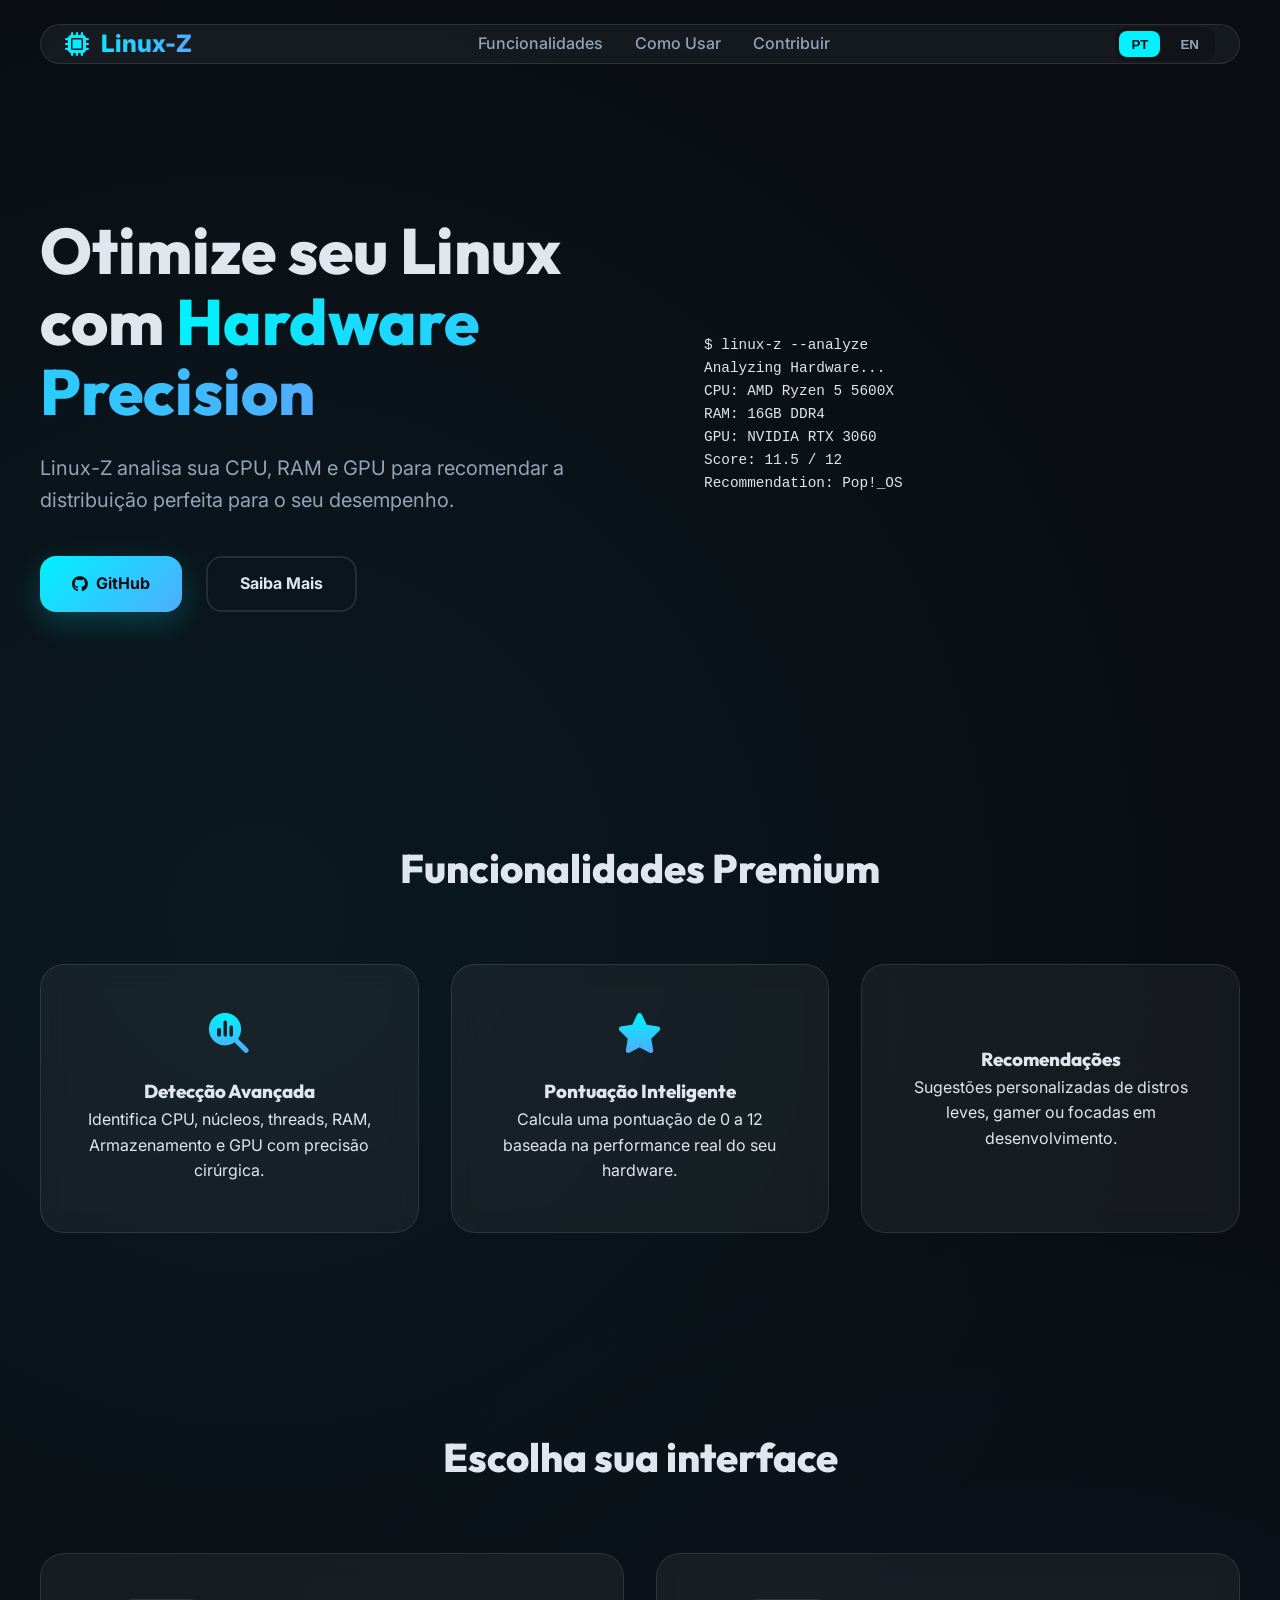
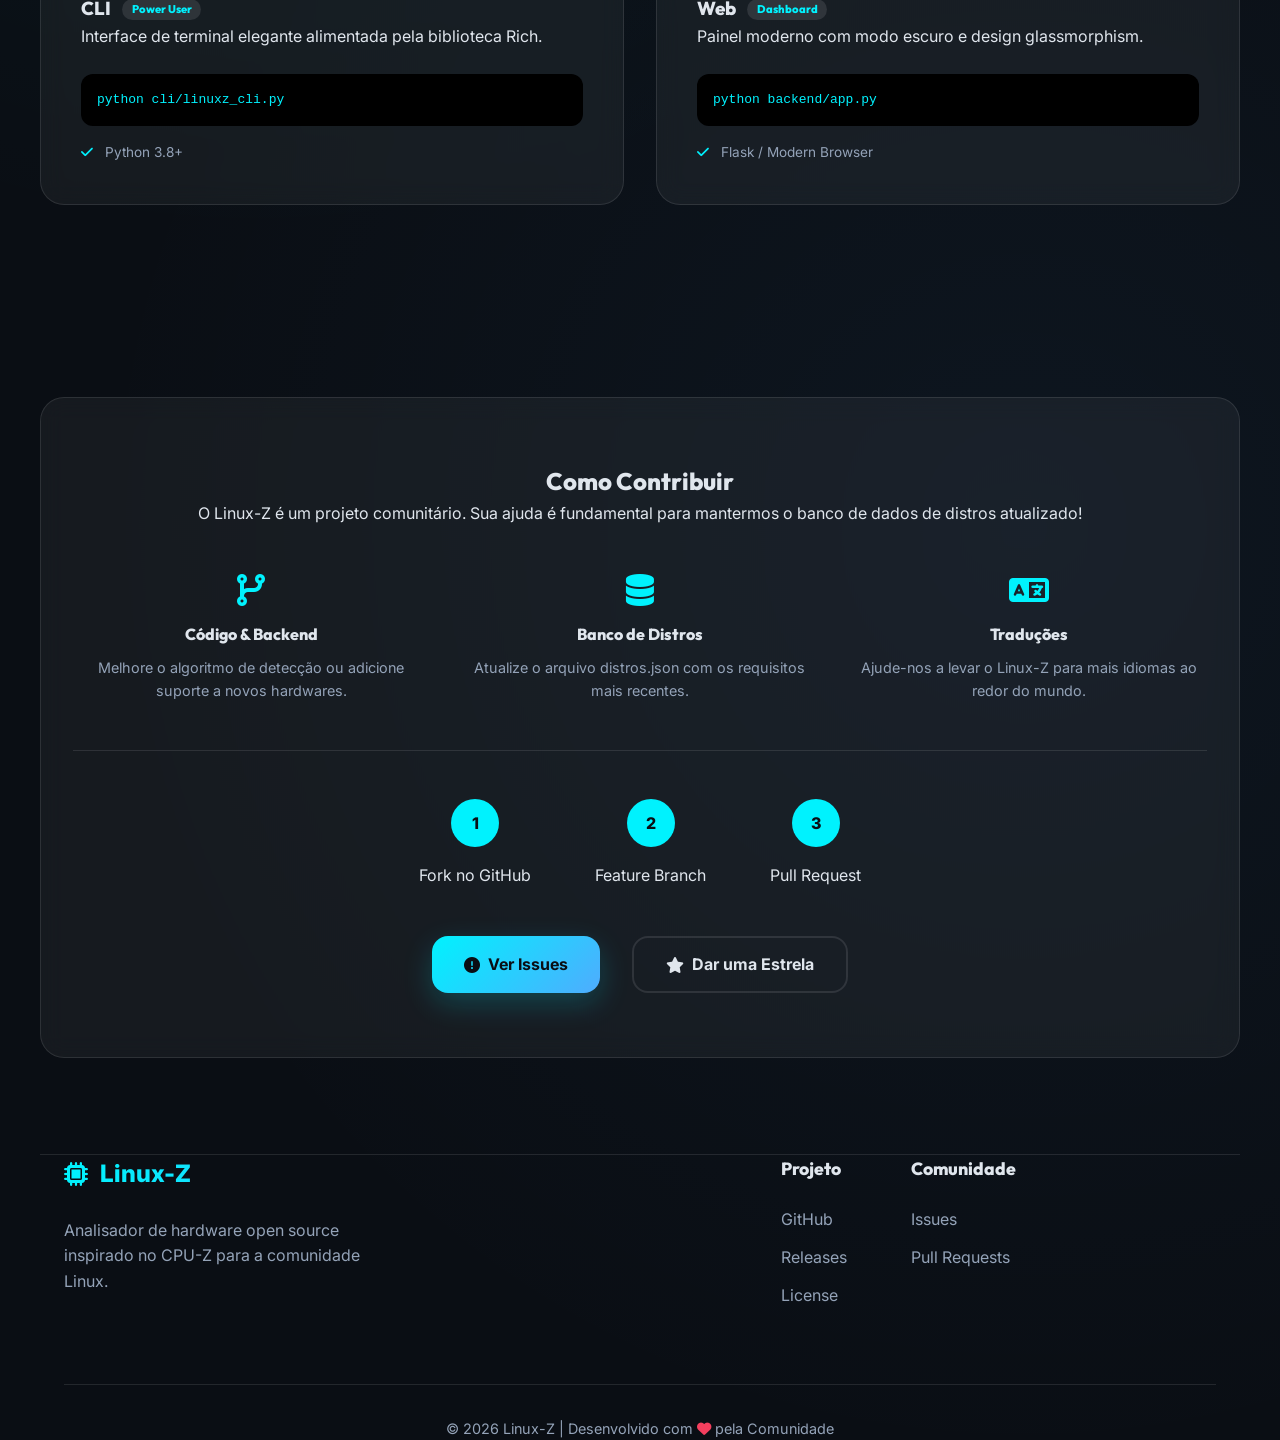
<file: docs/index.html>
<!DOCTYPE html>
<html lang="pt-BR">

<head>
    <meta charset="UTF-8">
    <meta name="viewport" content="width=device-width, initial-scale=1.0">
    <title>Linux-Z | O Analisador de Hardware para Linux</title>
    <meta name="description"
        content="Linux-Z é um analisador de hardware de código aberto que ajuda você a escolher a melhor distribuição Linux para sua máquina.">
    <!-- Google Fonts -->
    <link rel="preconnect" href="https://fonts.googleapis.com">
    <link rel="preconnect" href="https://fonts.gstatic.com" crossorigin>
    <link
        href="https://fonts.googleapis.com/css2?family=Outfit:wght@300;400;600;800&family=Inter:wght@300;400;600&display=swap"
        rel="stylesheet">
    <!-- Font Awesome -->
    <link rel="stylesheet" href="https://cdnjs.cloudflare.com/ajax/libs/font-awesome/6.4.0/css/all.min.css">
    <!-- Custom CSS -->
    <link rel="stylesheet" href="styles.css">
</head>

<body class="dark-mode">
    <header>
        <nav class="container glass">
            <div class="logo">
                <i class="fa-solid fa-microchip"></i>
                <span>Linux-Z</span>
            </div>
            <div class="nav-links">
                <a href="#features" data-i18n="nav.features">Funcionalidades</a>
                <a href="#how-to" data-i18n="nav.howto">Como Usar</a>
                <a href="#contribute" data-i18n="nav.contribute">Contribuir</a>
            </div>
            <div class="lang-switch">
                <button id="btn-pt" class="active">PT</button>
                <button id="btn-en">EN</button>
            </div>
        </nav>
    </header>

    <main>
        <section class="hero container">
            <div class="hero-content">
                <h1 data-i18n="hero.title">Otimize seu Linux com <span>Hardware Precision</span></h1>
                <p data-i18n="hero.subtitle">Linux-Z analisa sua CPU, RAM e GPU para recomendar a distribuição perfeita
                    para o seu desempenho.</p>
                <div class="hero-btns">
                    <a href="https://github.com/robsonamendonca/linux-z" class="btn btn-primary" target="_blank">
                        <i class="fa-brands fa-github"></i> GitHub
                    </a>
                    <a href="#features" class="btn btn-secondary" data-i18n="hero.btn_learn">Saiba Mais</a>
                </div>
            </div>
            <div class="hero-image">
                <div class="glass-card floating">
                    <pre><code>$ linux-z --analyze
Analyzing Hardware...
CPU: AMD Ryzen 5 5600X
RAM: 16GB DDR4
GPU: NVIDIA RTX 3060
Score: 11.5 / 12
Recommendation: Pop!_OS</code></pre>
                </div>
            </div>
        </section>

        <section id="features" class="features container">
            <h2 class="section-title" data-i18n="features.title">Funcionalidades Premium</h2>
            <div class="features-grid">
                <div class="feature-card glass">
                    <i class="fa-solid fa-magnifying-glass-chart"></i>
                    <h3 data-i18n="features.f1.title">Detecção Avançada</h3>
                    <p data-i18n="features.f1.desc">Identifica CPU, núcleos, threads, RAM, Armazenamento e GPU com
                        precisão cirúrgica.</p>
                </div>
                <div class="feature-card glass">
                    <i class="fa-solid fa-star"></i>
                    <h3 data-i18n="features.f2.title">Pontuação Inteligente</h3>
                    <p data-i18n="features.f2.desc">Calcula uma pontuação de 0 a 12 baseada na performance real do seu
                        hardware.</p>
                </div>
                <div class="feature-card glass">
                    <i class="fa-solid fa-penguin"></i>
                    <h3 data-i18n="features.f3.title">Recomendações</h3>
                    <p data-i18n="features.f3.desc">Sugestões personalizadas de distros leves, gamer ou focadas em
                        desenvolvimento.</p>
                </div>
            </div>
        </section>

        <section id="how-to" class="how-to container">
            <h2 class="section-title" data-i18n="howto.title">Escolha sua interface</h2>
            <div class="how-to-grid">
                <div class="how-to-card glass">
                    <h3>CLI <span class="badge">Power User</span></h3>
                    <p data-i18n="howto.cli.desc">Interface de terminal elegante alimentada pela biblioteca Rich.</p>
                    <code>python cli/linuxz_cli.py</code>
                    <div class="requirements">
                        <p><i class="fa-solid fa-check"></i> Python 3.8+</p>
                    </div>
                </div>
                <div class="how-to-card glass">
                    <h3>Web <span class="badge">Dashboard</span></h3>
                    <p data-i18n="howto.web.desc">Painel moderno com modo escuro e design glassmorphism.</p>
                    <code>python backend/app.py</code>
                    <div class="requirements">
                        <p><i class="fa-solid fa-check"></i> Flask / Modern Browser</p>
                    </div>
                </div>
            </div>
        </section>

        <section id="contribute" class="contribute container">
            <div class="contribute-card glass">
                <h2 data-i18n="contribute.title">Como Contribuir</h2>
                <p data-i18n="contribute.desc">O Linux-Z é um projeto comunitário. Sua ajuda é fundamental para
                    mantermos o banco de dados de distros atualizado!</p>

                <div class="contribute-options">
                    <div class="option">
                        <i class="fa-solid fa-code-branch"></i>
                        <h4 data-i18n="contribute.opt1.title">Código & Backend</h4>
                        <p data-i18n="contribute.opt1.desc">Melhore o algoritmo de detecção ou adicione suporte a novos
                            hardwares.</p>
                    </div>
                    <div class="option">
                        <i class="fa-solid fa-database"></i>
                        <h4 data-i18n="contribute.opt2.title">Banco de Distros</h4>
                        <p data-i18n="contribute.opt2.desc">Atualize o arquivo distros.json com os requisitos mais
                            recentes.</p>
                    </div>
                    <div class="option">
                        <i class="fa-solid fa-language"></i>
                        <h4 data-i18n="contribute.opt3.title">Traduções</h4>
                        <p data-i18n="contribute.opt3.desc">Ajude-nos a levar o Linux-Z para mais idiomas ao redor do
                            mundo.</p>
                    </div>
                </div>

                <div class="contribute-steps">
                    <div class="step">
                        <span class="step-num">1</span>
                        <p data-i18n="contribute.step1">Fork no GitHub</p>
                    </div>
                    <div class="step">
                        <span class="step-num">2</span>
                        <p data-i18n="contribute.step2">Feature Branch</p>
                    </div>
                    <div class="step">
                        <span class="step-num">3</span>
                        <p data-i18n="contribute.step3">Pull Request</p>
                    </div>
                </div>

                <div class="engagement-btns">
                    <a href="https://github.com/robsonamendonca/linux-z/issues" class="btn btn-primary" target="_blank">
                        <i class="fa-solid fa-circle-exclamation"></i> <span data-i18n="contribute.btn_issues">Ver
                            Issues</span>
                    </a>
                    <a href="https://github.com/robsonamendonca/linux-z/stargazers" class="btn btn-secondary"
                        target="_blank">
                        <i class="fa-solid fa-star"></i> <span data-i18n="contribute.btn_star">Dar uma Estrela</span>
                    </a>
                </div>
            </div>
        </section>
    </main>

    <footer class="container">
        <div class="footer-content">
            <div class="footer-info">
                <div class="logo">
                    <i class="fa-solid fa-microchip"></i>
                    <span>Linux-Z</span>
                </div>
                <p data-i18n="footer.about">Analisador de hardware open source inspirado no CPU-Z para a comunidade
                    Linux.</p>
            </div>
            <div class="footer-links">
                <div class="link-group">
                    <h4 data-i18n="footer.links.title">Projeto</h4>
                    <a href="https://github.com/robsonamendonca/linux-z">GitHub</a>
                    <a href="https://github.com/robsonamendonca/linux-z/releases">Releases</a>
                    <a href="LICENSE">License</a>
                </div>
                <div class="link-group">
                    <h4 data-i18n="footer.comm.title">Comunidade</h4>
                    <a href="https://github.com/robsonamendonca/linux-z/issues">Issues</a>
                    <a href="https://github.com/robsonamendonca/linux-z/pulls">Pull Requests</a>
                </div>
            </div>
        </div>
        <div class="footer-bottom">
            <p>© 2026 Linux-Z | Desenvolvido com <i class="fa-solid fa-heart" style="color: var(--accent);"></i> pela
                Comunidade</p>
        </div>
    </footer>

    <script src="script.js"></script>
</body>

</html>
</file>
<file: docs/styles.css>
:root {
    --primary: #00f2fe;
    --secondary: #4facfe;
    --bg-dark: #0a0e14;
    --glass-bg: rgba(255, 255, 255, 0.05);
    --glass-border: rgba(255, 255, 255, 0.1);
    --text-main: #e0e6ed;
    --text-muted: #94a3b8;
    --accent: #f43f5e;
}

* {
    margin: 0;
    padding: 0;
    box-sizing: border-box;
}

html {
    scroll-behavior: smooth;
}

body {
    font-family: 'Inter', sans-serif;
    background-color: var(--bg-dark);
    color: var(--text-main);
    line-height: 1.6;
    overflow-x: hidden;
    background-image:
        radial-gradient(circle at 20% 30%, rgba(0, 242, 254, 0.05) 0%, transparent 40%),
        radial-gradient(circle at 80% 70%, rgba(79, 172, 254, 0.05) 0%, transparent 40%);
}

h1,
h2,
h3,
h4 {
    font-family: 'Outfit', sans-serif;
    font-weight: 800;
}

.container {
    max-width: 1200px;
    margin: 0 auto;
    padding: 0 1.5rem;
}

.glass {
    background: var(--glass-bg);
    backdrop-filter: blur(12px);
    -webkit-backdrop-filter: blur(12px);
    border: 1px solid var(--glass-border);
    border-radius: 1.5rem;
}

/* Header & Nav */
header {
    padding: 1.5rem 0;
    position: sticky;
    top: 0;
    z-index: 100;
}

nav {
    display: flex;
    justify-content: space-between;
    align-items: center;
    padding: 0.75rem 2rem;
}

.logo {
    display: flex;
    align-items: center;
    gap: 0.75rem;
    font-size: 1.5rem;
    font-weight: 800;
    background: linear-gradient(to right, var(--primary), var(--secondary));
    -webkit-background-clip: text;
    -webkit-text-fill-color: transparent;
}

.nav-links {
    display: flex;
    gap: 2rem;
}

.nav-links a {
    color: var(--text-muted);
    text-decoration: none;
    font-weight: 500;
    transition: 0.3s;
}

.nav-links a:hover {
    color: var(--primary);
}

.lang-switch {
    display: flex;
    gap: 0.5rem;
    background: rgba(0, 0, 0, 0.2);
    padding: 0.25rem;
    border-radius: 0.75rem;
}

.lang-switch button {
    background: transparent;
    border: none;
    color: var(--text-muted);
    padding: 0.35rem 0.75rem;
    border-radius: 0.5rem;
    cursor: pointer;
    font-weight: 600;
    transition: 0.3s;
}

.lang-switch button.active {
    background: var(--primary);
    color: var(--bg-dark);
}

/* Hero Section */
.hero {
    display: grid;
    grid-template-columns: 1fr 1fr;
    gap: 4rem;
    padding: 8rem 0;
    align-items: center;
}

.hero-content h1 {
    font-size: 4rem;
    line-height: 1.1;
    margin-bottom: 1.5rem;
}

.hero-content h1 span {
    background: linear-gradient(to right, var(--primary), var(--secondary));
    -webkit-background-clip: text;
    -webkit-text-fill-color: transparent;
}

.hero-content p {
    font-size: 1.25rem;
    color: var(--text-muted);
    margin-bottom: 2.5rem;
}

.hero-btns {
    display: flex;
    gap: 1.5rem;
}

.btn {
    padding: 0.85rem 2rem;
    border-radius: 1rem;
    text-decoration: none;
    font-weight: 700;
    transition: 0.4s;
    display: inline-flex;
    align-items: center;
    gap: 0.5rem;
    cursor: pointer;
}

.btn-primary {
    background: linear-gradient(135deg, var(--primary), var(--secondary));
    color: var(--bg-dark);
    box-shadow: 0 10px 30px rgba(0, 242, 254, 0.2);
    border: none;
}

.btn-primary:hover {
    transform: translateY(-3px);
    box-shadow: 0 15px 40px rgba(0, 242, 254, 0.3);
}

.btn-secondary {
    border: 2px solid var(--glass-border);
    color: var(--text-main);
}

.btn-secondary:hover {
    border-color: var(--primary);
    background: var(--glass-bg);
}

.hero-image {
    position: relative;
}

.glass-card {
    padding: 2rem;
    font-family: 'Monaco', 'Consolas', monospace;
    font-size: 0.9rem;
}

.floating {
    animation: float 6s ease-in-out infinite;
}

@keyframes float {

    0%,
    100% {
        transform: translateY(0);
    }

    50% {
        transform: translateY(-20px);
    }
}

/* Features */
.features {
    padding: 6rem 0;
}

.section-title {
    text-align: center;
    font-size: 2.5rem;
    margin-bottom: 4rem;
}

.features-grid {
    display: grid;
    grid-template-columns: repeat(3, 1fr);
    gap: 2rem;
}

.feature-card {
    padding: 3rem 2rem;
    text-align: center;
    transition: 0.4s;
}

.feature-card:hover {
    transform: translateY(-10px);
    border-color: var(--primary);
}

.feature-card i {
    font-size: 2.5rem;
    margin-bottom: 1.5rem;
    background: linear-gradient(to bottom, var(--primary), var(--secondary));
    -webkit-background-clip: text;
    -webkit-text-fill-color: transparent;
}

/* How to */
.how-to {
    padding: 6rem 0;
}

.how-to-grid {
    display: grid;
    grid-template-columns: 1fr 1fr;
    gap: 2rem;
}

.how-to-card {
    padding: 2.5rem;
}

.requirements {
    margin-top: 1rem;
    font-size: 0.85rem;
    color: var(--text-muted);
}

.requirements i {
    color: var(--primary);
    margin-right: 0.5rem;
}

.how-to-card code {
    display: block;
    margin-top: 1.5rem;
    background: #000;
    padding: 1rem;
    border-radius: 0.75rem;
    color: var(--primary);
    font-family: monospace;
}

.badge {
    font-size: 0.7rem;
    background: var(--glass-border);
    padding: 0.2rem 0.6rem;
    border-radius: 2rem;
    vertical-align: middle;
    margin-left: 0.5rem;
    color: var(--primary);
}

/* Contribute */
.contribute {
    padding: 6rem 0;
}

.contribute-card {
    padding: 4rem 2rem;
    text-align: center;
}

.contribute-options {
    display: grid;
    grid-template-columns: repeat(3, 1fr);
    gap: 2rem;
    margin: 3rem 0;
}

.option i {
    font-size: 2rem;
    color: var(--primary);
    margin-bottom: 1rem;
}

.option h4 {
    margin-bottom: 0.5rem;
}

.option p {
    font-size: 0.9rem;
    color: var(--text-muted);
}

.contribute-steps {
    display: flex;
    justify-content: center;
    gap: 4rem;
    margin: 3rem 0;
    border-top: 1px solid var(--glass-border);
    padding-top: 3rem;
}

.step-num {
    display: block;
    width: 3rem;
    height: 3rem;
    line-height: 3rem;
    background: var(--primary);
    color: var(--bg-dark);
    border-radius: 50%;
    margin: 0 auto 1rem;
    font-weight: 800;
}

.engagement-btns {
    display: flex;
    justify-content: center;
    gap: 2rem;
    margin-top: 2rem;
}

/* Footer */
footer {
    padding: 6rem 0 2rem;
    border-top: 1px solid var(--glass-border);
}

.footer-content {
    display: grid;
    grid-template-columns: 1.5fr 1fr;
    gap: 4rem;
    margin-bottom: 4rem;
}

.footer-info .logo {
    margin-bottom: 1.5rem;
}

.footer-info p {
    color: var(--text-muted);
    max-width: 300px;
}

.footer-links {
    display: flex;
    gap: 4rem;
}

.link-group h4 {
    margin-bottom: 1.5rem;
    font-size: 1.1rem;
}

.link-group a {
    display: block;
    color: var(--text-muted);
    text-decoration: none;
    margin-bottom: 0.75rem;
    transition: 0.3s;
}

.link-group a:hover {
    color: var(--primary);
}

.footer-bottom {
    text-align: center;
    padding-top: 2rem;
    border-top: 1px solid var(--glass-border);
    font-size: 0.9rem;
    color: var(--text-muted);
}

@media (max-width: 968px) {

    .hero,
    .features-grid,
    .how-to-grid,
    .contribute-options,
    .footer-content {
        grid-template-columns: 1fr;
    }

    .hero-content h1 {
        font-size: 3rem;
    }

    .nav-links {
        display: none;
    }

    .contribute-steps {
        flex-direction: column;
        gap: 2rem;
    }

    .footer-links {
        flex-direction: column;
        gap: 2rem;
    }

    .engagement-btns {
        flex-direction: column;
    }
}
</file>
